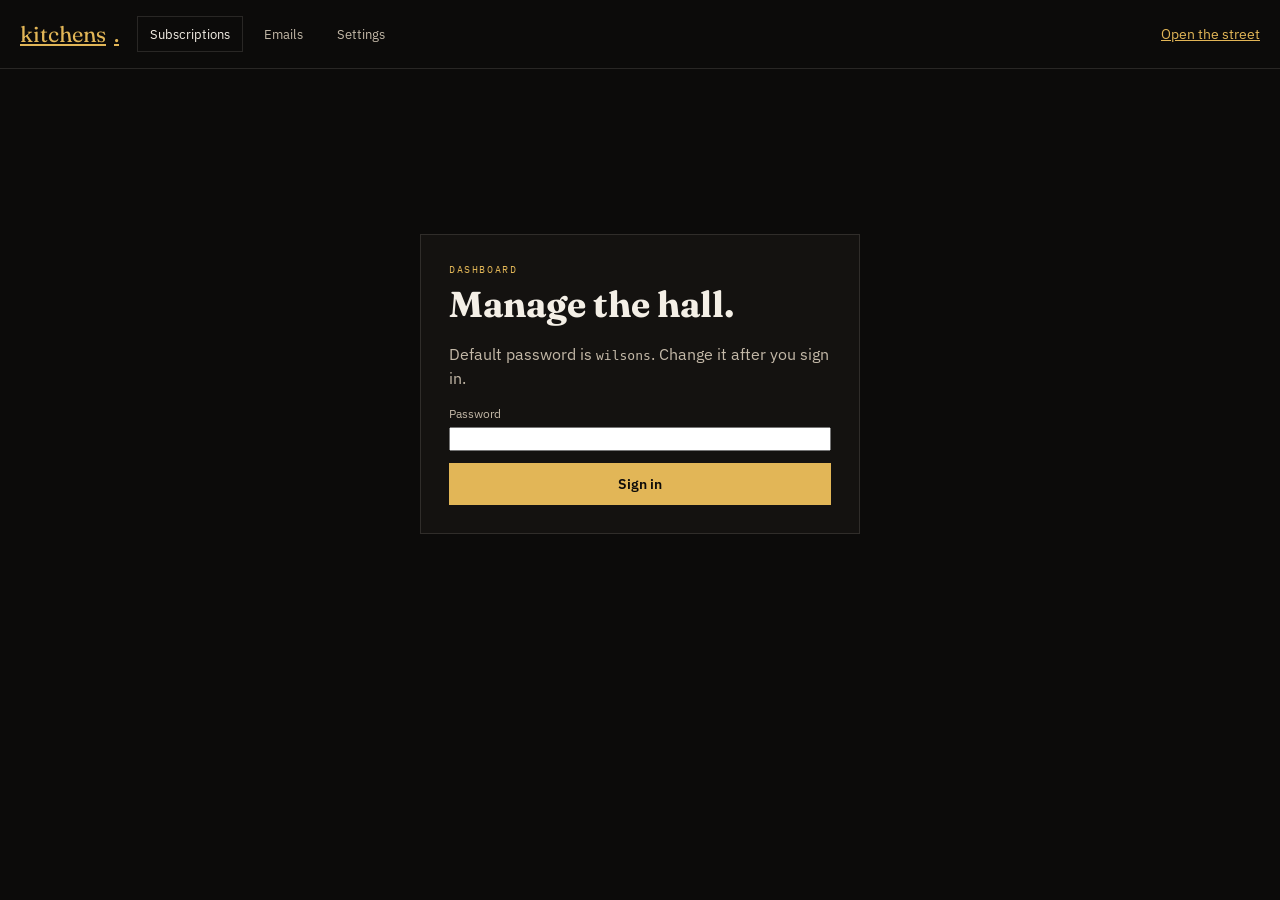
<file: dashboard.html>
<!DOCTYPE html>
<html lang="en">
<head>
  <meta charset="UTF-8" />
  <meta name="viewport" content="width=device-width, initial-scale=1, viewport-fit=cover" />
  <title>Kitchens dashboard</title>
  <link rel="icon" href="favicon.svg" />
  <link rel="preconnect" href="https://fonts.googleapis.com" />
  <link rel="preconnect" href="https://fonts.gstatic.com" crossorigin />
  <link href="https://fonts.googleapis.com/css2?family=Fraunces:opsz,wght@9..144,650&family=IBM+Plex+Sans:wght@400;500;600&family=IBM+Plex+Mono:wght@400;500&display=swap" rel="stylesheet" />
  <link rel="stylesheet" href="styles.css" />
  <link rel="stylesheet" href="dashboard.css" />
</head>
<body class="dash-body">
  <header class="dash-top">
    <a class="hud-brand" href="/">kitchens<span class="brand-period">.</span></a>
    <nav>
      <button type="button" data-tab="kitchens" class="is-on">Subscriptions</button>
      <button type="button" data-tab="emails">Emails</button>
      <button type="button" data-tab="settings">Settings</button>
    </nav>
    <a href="/">Open the street</a>
  </header>

  <section class="dash-login" id="login">
    <div class="sheet-card">
      <p class="hud-kicker">Dashboard</p>
      <h1>Manage the hall.</h1>
      <p class="lede">Default password is <code>wilsons</code>. Change it after you sign in.</p>
      <form id="loginForm">
        <label>
          Password
          <input type="password" id="password" required autocomplete="current-password" />
        </label>
        <button class="btn btn-gold" type="submit">Sign in</button>
        <p class="email-status" id="loginErr" hidden></p>
      </form>
    </div>
  </section>

  <main class="dash-main" id="app" hidden>
    <section class="dash-panel is-on" data-panel="kitchens">
      <header>
        <h1>Subscriptions</h1>
        <p>Wilsons stays #1. Renew, pause, change plan, or cancel a lease. The street updates on refresh.</p>
        <p class="mrr" id="mrr"></p>
      </header>
      <div class="dash-table-wrap">
        <table>
          <thead>
            <tr>
              <th>#</th>
              <th>Shop</th>
              <th>Owner</th>
              <th>Plan</th>
              <th>Status</th>
              <th>Renews</th>
              <th></th>
            </tr>
          </thead>
          <tbody id="kitchenRows"></tbody>
        </table>
      </div>
    </section>

    <section class="dash-panel" data-panel="emails">
      <header>
        <h1>Email list</h1>
        <p>People who signed up on the walk-in screen.</p>
        <button type="button" class="btn btn-gold" id="btnExport" style="width:auto">Export CSV</button>
      </header>
      <ul class="dash-emails" id="emailList"></ul>
    </section>

    <section class="dash-panel" data-panel="settings">
      <header>
        <h1>Settings</h1>
      </header>
      <form id="pwForm" class="claim-form" style="max-width:420px">
        <label>
          New dashboard password
          <input type="password" id="newPassword" required minlength="4" />
        </label>
        <button class="btn btn-gold" type="submit">Save password</button>
        <p class="email-status" id="pwStatus" hidden></p>
      </form>
    </section>
  </main>

  <script src="js/dashboard.js"></script>
</body>
</html>
</file>
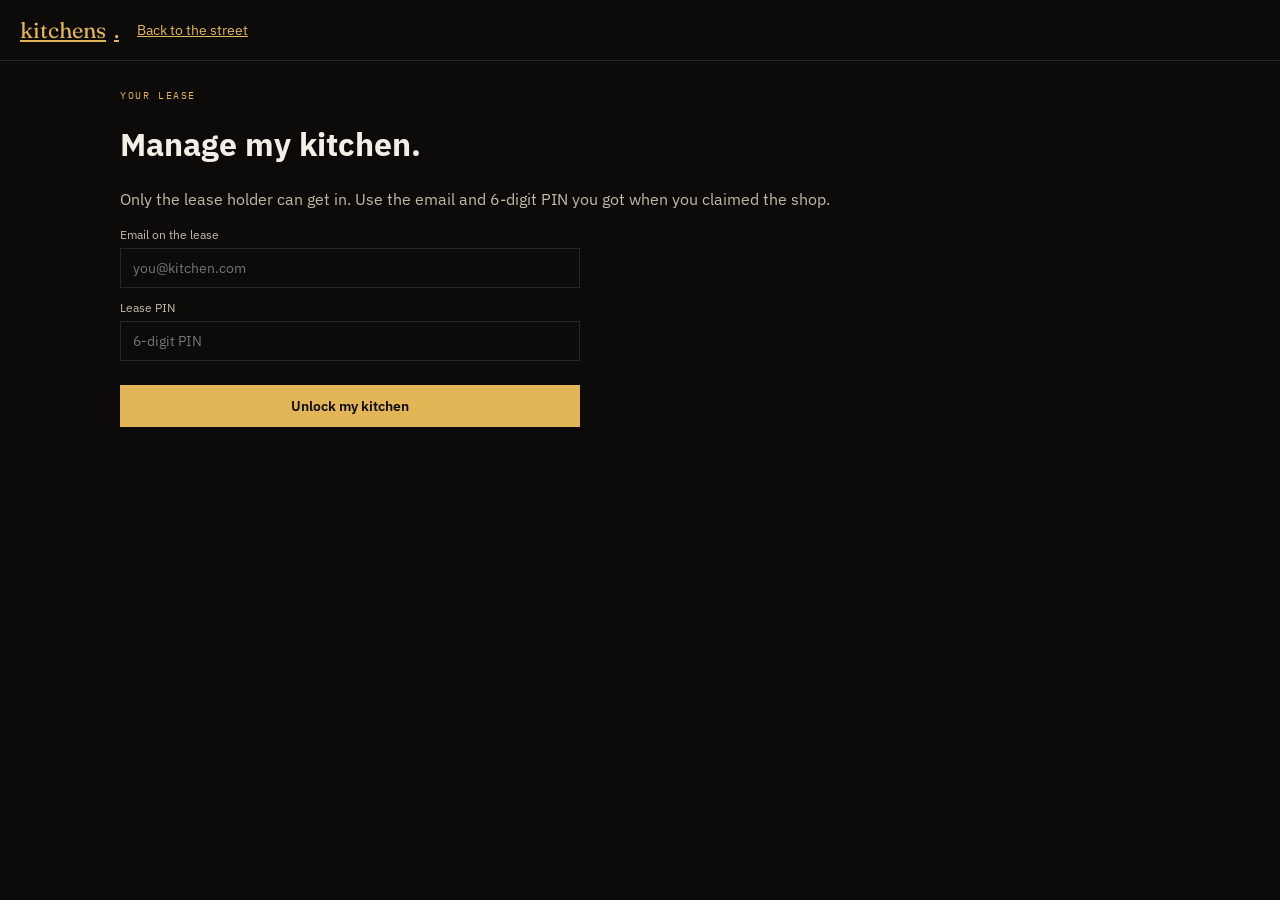
<file: my.html>
<!DOCTYPE html>
<html lang="en">
<head>
  <meta charset="UTF-8" />
  <meta name="viewport" content="width=device-width, initial-scale=1, viewport-fit=cover" />
  <title>My kitchen — Kitchens</title>
  <link rel="icon" href="favicon.svg" />
  <link rel="preconnect" href="https://fonts.googleapis.com" />
  <link rel="preconnect" href="https://fonts.gstatic.com" crossorigin />
  <link href="https://fonts.googleapis.com/css2?family=Fraunces:opsz,wght@9..144,650&family=IBM+Plex+Sans:wght@400;500;600&family=IBM+Plex+Mono:wght@400;500&display=swap" rel="stylesheet" />
  <link rel="stylesheet" href="styles.css" />
  <link rel="stylesheet" href="dashboard.css" />
</head>
<body class="dash-body">
  <header class="dash-top">
    <a class="hud-brand" href="/">kitchens<span class="brand-period">.</span></a>
    <a href="/">Back to the street</a>
  </header>

  <main class="dash-main">
    <header>
      <p class="hud-kicker">Your lease</p>
      <h1>Manage my kitchen.</h1>
      <p class="lede">Only the lease holder can get in. Use the email and 6-digit PIN you got when you claimed the shop.</p>
    </header>

    <form id="lookupForm" class="claim-form" style="max-width:460px">
      <label>
        Email on the lease
        <input type="email" id="lookupEmail" required autocomplete="email" placeholder="you@kitchen.com" />
      </label>
      <label>
        Lease PIN
        <input id="lookupPin" inputmode="numeric" pattern="[0-9]*" maxlength="6" required placeholder="6-digit PIN" autocomplete="one-time-code" />
      </label>
      <button class="btn btn-gold" type="submit">Unlock my kitchen</button>
      <p class="email-status" id="lookupErr" hidden></p>
    </form>

    <div id="leases" class="lease-list"></div>
  </main>

  <script src="js/my.js"></script>
</body>
</html>
</file>
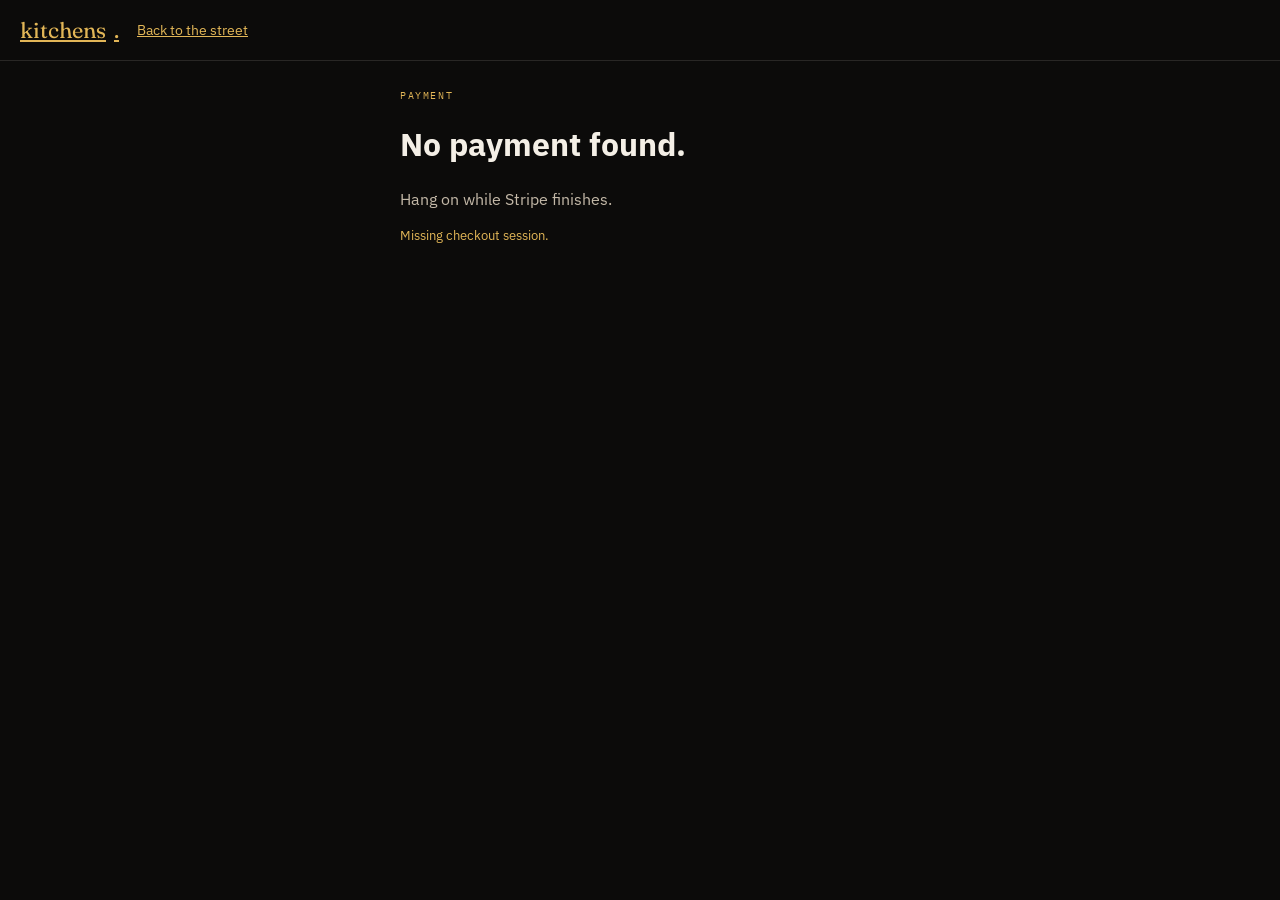
<file: paid.html>
<!DOCTYPE html>
<html lang="en">
<head>
  <meta charset="UTF-8" />
  <meta name="viewport" content="width=device-width, initial-scale=1, viewport-fit=cover" />
  <title>You’re on the street — Kitchens</title>
  <link rel="icon" href="favicon.svg" />
  <link rel="preconnect" href="https://fonts.googleapis.com" />
  <link rel="preconnect" href="https://fonts.gstatic.com" crossorigin />
  <link href="https://fonts.googleapis.com/css2?family=Fraunces:opsz,wght@9..144,650&family=IBM+Plex+Sans:wght@400;500;600&family=IBM+Plex+Mono:wght@400;500&display=swap" rel="stylesheet" />
  <link rel="stylesheet" href="styles.css" />
  <link rel="stylesheet" href="dashboard.css" />
</head>
<body class="dash-body">
  <header class="dash-top">
    <a class="hud-brand" href="/">kitchens<span class="brand-period">.</span></a>
    <a href="/">Back to the street</a>
  </header>
  <main class="dash-main" style="max-width:520px">
    <p class="hud-kicker">Payment</p>
    <h1 id="title">Confirming your lease…</h1>
    <p class="lede" id="sub">Hang on while Stripe finishes.</p>
    <div class="pin-box" id="pinBox" hidden>
      <p class="hud-kicker">Your lease PIN</p>
      <strong id="pin"></strong>
      <p>Save this PIN. You’ll need it with your email to manage the shop. Nobody else can change the listing without it.</p>
      <a class="btn btn-gold" id="manage" href="/my.html">Manage my kitchen</a>
    </div>
    <p class="email-status" id="err" hidden></p>
  </main>
  <script>
    const params = new URLSearchParams(location.search);
    const sid = params.get("session_id");
    const title = document.getElementById("title");
    const sub = document.getElementById("sub");
    const err = document.getElementById("err");
    const pinBox = document.getElementById("pinBox");
    const pinEl = document.getElementById("pin");
    const manage = document.getElementById("manage");

    async function pull() {
      const r = await fetch("/api/checkout/session?session_id=" + encodeURIComponent(sid));
      const data = await r.json();
      if (!r.ok) throw new Error(data.error || "Payment not finished.");
      return data.lease;
    }

    (async () => {
      if (!sid) {
        err.hidden = false;
        err.textContent = "Missing checkout session.";
        title.textContent = "No payment found.";
        return;
      }
      for (let i = 0; i < 8; i++) {
        try {
          const lease = await pull();
          title.textContent = (lease.name || "Your kitchen") + " is on the street.";
          sub.textContent = "Write this PIN down. It’s how you prove you own the lease.";
          pinEl.textContent = lease.pin;
          pinBox.hidden = false;
          manage.href = "/my.html?token=" + encodeURIComponent(lease.manageToken || "");
          try {
            const key = "kitchens.leaseAuth";
            const rows = JSON.parse(localStorage.getItem(key) || "[]");
            localStorage.setItem(key, JSON.stringify(rows.filter((x) => x.id !== lease.id).concat([{
              id: lease.id, email: lease.email, pin: lease.pin, token: lease.manageToken
            }])));
          } catch {}
          return;
        } catch (e) {
          if (i === 7) {
            err.hidden = false;
            err.textContent = e.message;
            title.textContent = "Still confirming…";
            sub.textContent = "If you were charged, wait a minute and open Manage my kitchen with the email you paid with. The PIN will be on your receipt email from Stripe, or ask the hall admin.";
          } else {
            await new Promise((r) => setTimeout(r, 800));
          }
        }
      }
    })();
  </script>
</body>
</html>
</file>
<file: styles.css>
:root {
  --bg: #0c0b0a;
  --cream: #f4efe6;
  --muted: #c4b9a8;
  --gold: #e2b657;
  --red: #c41e3a;
  --panel: rgba(12, 11, 10, 0.78);
  --line: rgba(244, 239, 230, 0.12);
  --serif: "Fraunces", Georgia, serif;
  --sans: "IBM Plex Sans", system-ui, sans-serif;
  --mono: "IBM Plex Mono", ui-monospace, monospace;
}

* { box-sizing: border-box; }
[hidden] { display: none !important; }
html, body { margin: 0; height: 100%; height: 100dvh; background: var(--bg); color: var(--cream); font-family: var(--sans); overflow: hidden; overscroll-behavior: none; -webkit-user-select: none; user-select: none; }
body { position: fixed; inset: 0; width: 100%; }
input, textarea { -webkit-user-select: text; user-select: text; }
button, input { font-family: inherit; }
button { cursor: pointer; touch-action: manipulation; }
a, label, .hud-tap, .parcel-inspection, .menu-row, .plot { touch-action: manipulation; }
canvas { display: block; width: 100%; height: 100%; touch-action: none; }
html.is-touch canvas { pointer-events: none !important; }
.look-surface {
  position: absolute;
  inset: 0;
  z-index: 1;
  touch-action: none;
}
html.is-touch button,
html.is-touch a.btn,
html.is-touch .hud-tap,
html.is-touch .menu-row {
  cursor: pointer;
  -webkit-appearance: none;
  appearance: none;
}
.touch-only { display: none; }
.hud-menu-btn { display: none; }
kbd {
  font-family: var(--mono);
  font-size: 11px;
  border: 1px solid var(--line);
  padding: 1px 5px;
  border-radius: 4px;
  background: rgba(255,255,255,0.06);
}

.kitchens-app, .play-area, .world-canvas { height: 100%; width: 100%; position: relative; }
.world-canvas { background: #070605; z-index: 0; }
.hud-layer {
  position: absolute;
  inset: 0;
  z-index: 30;
  pointer-events: none;
  transform: translateZ(0);
  -webkit-transform: translateZ(0);
}
.hud-layer button,
.hud-layer a,
.hud-layer input,
.hud-layer .hud-tap,
.hud-layer .hud-radio,
.hud-layer .hud-controls {
  pointer-events: auto;
}

.phone-hud { display: none; }
html.is-touch #phoneHud:not([hidden]) { display: contents; }
.phone-menu,
.phone-stick,
.phone-jump,
.phone-order {
  position: absolute;
  z-index: 80;
  pointer-events: auto;
  -webkit-user-select: none;
  user-select: none;
}
.phone-menu {
  top: max(12px, env(safe-area-inset-top));
  right: max(12px, env(safe-area-inset-right));
  background: var(--panel);
  color: var(--cream);
  border: 1px solid var(--line);
  padding: 10px 16px;
  border-radius: 999px;
  font-size: 14px;
  font-weight: 600;
  min-height: 44px;
  display: flex;
  align-items: center;
}
.phone-stick {
  left: max(12px, env(safe-area-inset-left));
  bottom: max(12px, env(safe-area-inset-bottom));
  width: 112px;
  height: 112px;
  border-radius: 50%;
  border: 1px solid var(--line);
  background: rgba(12,11,10,0.45);
  touch-action: none;
}
.phone-stick i {
  position: absolute;
  width: 48px;
  height: 48px;
  border-radius: 50%;
  background: rgba(244,239,230,0.8);
  left: 32px;
  top: 32px;
}
.phone-jump {
  right: max(12px, env(safe-area-inset-right));
  bottom: max(76px, calc(env(safe-area-inset-bottom) + 64px));
  width: 52px;
  height: 52px;
  border-radius: 50%;
  background: var(--panel);
  color: var(--cream);
  border: 1px solid var(--line);
  display: flex;
  align-items: center;
  justify-content: center;
  font-size: 11px;
  font-weight: 600;
}
.phone-order {
  right: max(12px, env(safe-area-inset-right));
  bottom: max(12px, env(safe-area-inset-bottom));
  min-width: 132px;
  height: 56px;
  padding: 0 16px;
  border-radius: 16px;
  background: var(--gold);
  color: #0c0b0a;
  display: flex;
  align-items: center;
  justify-content: center;
  font-size: 15px;
  font-weight: 700;
}
.ambient-glow {
  pointer-events: none;
  position: absolute; inset: 0;
  background: radial-gradient(ellipse at 50% 110%, rgba(196,30,58,0.18), transparent 55%);
}

/* Cinema */
.cinema-curtain {
  position: absolute; inset: 0;
  display: grid; place-content: center;
  text-align: center; gap: 8px;
  background: #070605;
  z-index: 20;
  transition: opacity 0.8s ease;
}
.cinema-curtain strong { font-family: var(--serif); font-size: 28px; font-weight: 650; }
.cinema-curtain span { color: var(--muted); font-size: 14px; }
.cinema-curtain.is-out { opacity: 0; pointer-events: none; }

/* Inspect */
.parcel-inspection {
  position: absolute;
  left: 50%;
  bottom: 96px;
  transform: translateX(-50%) translateZ(0);
  -webkit-transform: translateX(-50%) translateZ(0);
  cursor: pointer;
  background: var(--panel);
  backdrop-filter: blur(12px);
  border: 1px solid var(--line);
  padding: 12px 16px 14px;
  min-width: 220px;
  text-align: center;
  z-index: 40;
  color: inherit;
  font: inherit;
  display: none;
}
.parcel-inspection.is-on {
  display: block !important;
}
.parcel-inspection span[data-address] {
  display: block;
  font-family: var(--mono);
  font-size: 10px;
  letter-spacing: 0.14em;
  text-transform: uppercase;
  color: var(--gold);
  margin-bottom: 4px;
}
.parcel-inspection strong { display: block; font-family: var(--serif); font-size: 20px; }
.parcel-inspection small { display: block; color: var(--muted); margin: 4px 0 8px; }
.parcel-inspection-hint { font-size: 11px; color: var(--muted); }

.interact-prompt {
  position: absolute; left: 50%; bottom: 40px;
  transform: translateX(-50%);
  display: flex; align-items: center; gap: 10px;
  background: var(--panel);
  border: 1px solid var(--line);
  padding: 8px 14px;
  z-index: 8;
  font-size: 13px;
}
.crosshair {
  position: absolute; left: 50%; top: 50%;
  width: 6px; height: 6px; margin: -3px;
  border: 1px solid rgba(244,239,230,0.7);
  border-radius: 50%;
  z-index: 6; pointer-events: none;
}

.camera-mode-button {
  position: absolute; top: 18px; right: 18px;
  display: flex; align-items: center; gap: 8px;
  background: var(--panel);
  color: var(--cream);
  border: 1px solid var(--line);
  padding: 8px 12px;
  border-radius: 999px;
  z-index: 9;
  font-size: 12px;
}
.camera-mode-button[aria-pressed="true"] { border-color: var(--gold); color: var(--gold); }

/* Brand + online */
.hud-brand {
  position: absolute; left: 18px; bottom: 18px;
  display: flex; align-items: center; gap: 8px;
  background: transparent; color: var(--cream); border: 0;
  font-family: var(--serif); font-size: 22px; z-index: 9;
}
.brand-period { color: var(--gold); }
.hud-online {
  position: absolute; left: 18px; bottom: 52px;
  display: flex; align-items: center; gap: 8px;
  background: transparent; border: 0; color: var(--muted);
  font-size: 12px; z-index: 9;
}
.hud-online i {
  width: 7px; height: 7px; border-radius: 50%;
  background: #666; display: inline-block;
}
.hud-online[data-state="live"] i { background: #7dcf7a; box-shadow: 0 0 8px #7dcf7a; }
.hud-clock {
  position: absolute;
  left: 18px;
  bottom: 78px;
  margin: 0;
  z-index: 9;
  font-size: 12px;
  color: var(--muted);
  pointer-events: none;
}

.hud-left-stack {
  position: absolute; left: 18px; top: 18px;
  display: flex; flex-direction: column; gap: 10px;
  width: 230px; z-index: 9;
}
.hud-right-stack {
  position: absolute; right: 18px; bottom: 18px;
  display: flex; flex-direction: column; align-items: flex-end; gap: 10px;
  z-index: 9;
}
.hud-radio, .hud-kotm, .hud-claim, .hud-controls, .hud-icon {
  background: var(--panel);
  border: 1px solid var(--line);
  backdrop-filter: blur(12px);
}
.hud-radio { padding: 10px 12px; }
.hud-radio-disclosure {
  display: flex; align-items: center; gap: 8px;
  background: none; border: 0; color: inherit; font-size: 13px; width: 100%;
}
.hud-radio[data-collapsed="true"] .hud-radio-body { display: none; }
.hud-radio-body { margin-top: 8px; }
.track-name { margin: 0 0 6px; font-size: 11px; color: var(--muted); }
.hud-radio input[type="range"] { width: 100%; accent-color: var(--gold); }

.hud-kicker {
  font-family: var(--mono); font-size: 10px; letter-spacing: 0.16em;
  text-transform: uppercase; color: var(--gold); margin: 0 0 6px;
}
.hud-kotm, .hud-claim, .hud-controls { padding: 12px 14px; text-align: left; color: inherit; }
.hud-kotm strong, .hud-claim strong { display: block; font-family: var(--serif); font-size: 18px; }
.hud-kotm span, .hud-claim span { color: var(--muted); font-size: 12px; }
.hud-claim { width: 100%; }
.hud-board-link {
  background: none; border: 0; color: var(--muted); text-align: left;
  font-size: 12px; text-decoration: underline; text-underline-offset: 3px;
}
.hud-icon {
  color: var(--cream); padding: 8px 12px; font-size: 12px;
}
.hud-controls { font-size: 12px; color: var(--muted); }
.hud-controls ul { list-style: none; margin: 8px 0 0; padding: 0; }
.hud-controls li { margin: 3px 0; }
.hud-controls span { color: var(--cream); font-family: var(--mono); margin-right: 6px; }

/* Boot / enter */
.boot, .enter-gate {
  position: fixed; inset: 0; z-index: 40;
  display: grid; place-items: center;
  background: #070605;
}
.boot-inner { text-align: center; width: min(420px, 90vw); }
.boot-brand { font-family: var(--serif); font-size: 20px; }
.boot-brand span { color: var(--gold); }
.boot h1 { font-family: var(--serif); font-weight: 650; font-size: 34px; margin: 8px 0 6px; }
.boot p { color: var(--muted); }
.boot-bar { height: 2px; background: #222; margin-top: 24px; overflow: hidden; }
.boot-bar i { display: block; height: 100%; width: 8%; background: var(--gold); transition: width 0.3s; }
.enter-gate { background: rgba(7,6,5,0.55); padding: 16px; }
.enter-card {
  width: min(420px, 100%);
  display: grid;
  gap: 16px;
  text-align: center;
}
.enter-pitch {
  margin: 0;
  color: var(--muted);
  font-size: 15px;
  line-height: 1.45;
}
.email-sign {
  background: var(--panel);
  border: 1px solid var(--line);
  padding: 22px 20px 18px;
  text-align: left;
}
.email-sign strong { display: block; font-family: var(--serif); font-size: 26px; margin: 4px 0 8px; }
.email-sign > span { display: block; color: var(--muted); font-size: 14px; line-height: 1.45; }
.email-form { display: grid; gap: 8px; margin-top: 14px; }
.email-form input {
  background: #0c0b0a; color: var(--cream); border: 1px solid var(--line);
  padding: 12px 14px; font-size: 16px; width: 100%;
}
.email-status { color: var(--gold); font-size: 13px; margin: 10px 0 0; }
.enter-gate #btnEnter,
.enter-gate #btnBrowse {
  background: var(--panel); color: var(--cream);
  border: 1px solid var(--line); padding: 18px 24px;
  text-align: center; width: 100%;
}
.enter-gate #btnBrowse {
  background: var(--gold);
  color: #0c0b0a;
  border: 0;
}
.enter-gate #btnBrowse strong,
.enter-gate #btnEnter strong { display: block; font-family: var(--serif); font-size: 26px; }
.enter-gate #btnBrowse span,
.enter-gate #btnEnter span { color: inherit; opacity: 0.75; font-size: 13px; display: block; margin-top: 4px; }
.enter-walk { opacity: 0.95; }

.guide-list { display: grid; gap: 10px; margin: 16px 0; }
.shop-card {
  display: grid;
  grid-template-columns: 88px 1fr;
  gap: 12px;
  text-align: left;
  background: #0c0b0a;
  color: var(--cream);
  border: 1px solid var(--line);
  padding: 0;
  overflow: hidden;
  min-height: 88px;
  width: 100%;
}
.shop-card-media {
  min-height: 88px;
  display: grid;
  place-items: center;
  overflow: hidden;
}
.shop-card-media img { width: 100%; height: 100%; object-fit: cover; }
.shop-card-media span { font-family: var(--mono); font-size: 11px; letter-spacing: 0.08em; color: var(--gold); }
.shop-card-body { padding: 12px 12px 12px 0; display: grid; align-content: center; gap: 2px; }
.shop-card-body strong { font-family: var(--serif); font-size: 18px; }
.shop-card-body span { color: var(--muted); font-size: 13px; }
.shop-card-body em { color: var(--gold); font-style: normal; font-size: 13px; font-weight: 600; margin-top: 4px; }
.shop-card.is-flagship { border-color: var(--gold); }
.shop-card.is-vacant .shop-card-media span { color: var(--cream); opacity: 0.7; }
.guide-foot { display: grid; gap: 8px; margin-top: 8px; }
.guide-foot .btn { margin-top: 0; }

body.has-sheet .world-canvas,
body.has-sheet .hud-layer,
body.has-sheet .look-surface,
body.has-sheet .phone-menu,
body.has-sheet .phone-stick,
body.has-sheet .phone-jump,
body.has-sheet .phone-order,
body.has-sheet .parcel-inspection {
  visibility: hidden;
  pointer-events: none;
}

/* Sheets */
.sheet {
  position: fixed; inset: 0; z-index: 1000;
  background: rgba(0,0,0,0.72);
  display: none;
  place-items: center;
  padding: 24px;
  transform: translateZ(0);
  -webkit-transform: translateZ(0);
}
.sheet.is-open {
  display: grid !important;
}
.sheet-card {
  background: #141210;
  border: 1px solid var(--line);
  width: min(520px, 100%);
  max-height: min(86vh, 820px);
  overflow: auto;
  padding: 28px;
  position: relative;
}
.sheet-wide .sheet-card { width: min(760px, 100%); }
.sheet-card header { margin-bottom: 12px; }
.sheet-card h2 { font-family: var(--serif); font-weight: 650; font-size: 30px; margin: 0 8px 8px 0; line-height: 1.15; }
.sheet-close {
  position: absolute; top: 14px; right: 14px;
  background: none; border: 0; color: var(--muted); font-size: 24px;
}
.lede { color: var(--muted); line-height: 1.5; }
.about-list { padding-left: 18px; color: var(--muted); }
.about-list li { margin: 8px 0; }

.btn {
  display: inline-flex; align-items: center; justify-content: center;
  border: 0; padding: 12px 16px; font-weight: 600; font-size: 14px;
  text-decoration: none; color: #0c0b0a;
}
.btn-gold { background: var(--gold); width: 100%; margin-top: 12px; }
.btn-red { background: var(--red); color: #fff; }
.btn-ghost { background: transparent; color: var(--cream); border: 1px solid var(--line); }

.board { list-style: none; margin: 0; padding: 0; }
.board li {
  display: grid; grid-template-columns: 28px 1fr auto; gap: 10px;
  align-items: center; padding: 12px 0; border-bottom: 1px solid var(--line);
}
.board .rank { font-family: var(--mono); color: var(--gold); }
.board strong { display: block; }
.board em { font-style: normal; color: var(--muted); font-size: 12px; }
.board .stat { font-family: var(--mono); font-size: 12px; }

.kitchen-hero {
  background: linear-gradient(180deg, #3a1018, #141210 80%);
  margin: -28px -28px 20px;
  padding: 28px 28px 22px;
  border-bottom: 1px solid var(--line);
}
.kitchen-hero.vacant { background: linear-gradient(180deg, #2a2418, #141210 80%); }
.menu-grid { display: grid; gap: 12px; }
.menu-item {
  display: grid; grid-template-columns: 88px 1fr auto; gap: 12px;
  align-items: center; border: 1px solid var(--line); padding: 10px;
}
.menu-item .btn { min-height: 44px; padding: 10px 12px; }
.menu-item img { width: 88px; height: 88px; object-fit: cover; background: #222; }
.menu-item h3 { margin: 0 0 4px; font-size: 15px; }
.menu-item p { margin: 0; color: var(--muted); font-size: 12px; }
.price { font-family: var(--mono); font-size: 13px; color: var(--gold); }
.ship-note { color: var(--muted); font-size: 13px; margin-top: 16px; }

.claim-form { display: grid; gap: 12px; }
.field-row, .look-row { display: grid; grid-template-columns: 1fr 1fr; gap: 12px; }
.look-row input[type="color"] {
  width: 100%;
  height: 44px;
  padding: 0;
  border: 1px solid var(--line);
  background: #0c0b0a;
  cursor: pointer;
}
.swatches { display: flex; flex-wrap: wrap; gap: 8px; }
.swatch {
  width: 32px; height: 32px; border-radius: 50%;
  border: 2px solid rgba(255,255,255,0.25);
  padding: 0;
}
.swatch:hover, .swatch:focus { border-color: var(--gold); }
.logo-field input[type="file"] { font-size: 14px; }
.logo-preview {
  min-height: 88px;
  border: 1px dashed var(--line);
  display: grid; place-items: center;
  background: #0c0b0a;
  padding: 8px;
}
.logo-preview img { width: 88px; height: 88px; object-fit: cover; }
.shop-logo { width: 96px; height: 96px; object-fit: contain; background: #0c0b0a; margin-bottom: 12px; }
.pin-box {
  margin-top: 16px;
  padding: 16px;
  border: 1px solid var(--gold);
  background: #0c0b0a;
}
.pin-box strong {
  display: block;
  font-family: var(--mono);
  font-size: 32px;
  letter-spacing: 0.2em;
  margin: 6px 0 10px;
}
.pin-box p { color: var(--muted); font-size: 13px; }
label { display: grid; gap: 6px; font-size: 12px; color: var(--muted); }
input[type="text"], input[type="email"], input[type="url"], input:not([type]) {
  background: #0c0b0a; color: var(--cream); border: 1px solid var(--line);
  padding: 10px 12px; font-size: 14px;
}
.plot-grid { display: grid; grid-template-columns: repeat(auto-fill, minmax(120px, 1fr)); gap: 8px; }
.plot {
  border: 1px solid var(--line); background: #0c0b0a; color: var(--cream);
  padding: 10px; text-align: left; font-size: 12px;
}
.plot small { display: block; color: var(--muted); }
.plot.is-taken { opacity: 0.35; }
.plot.is-on { border-color: var(--gold); }
.plans { display: grid; gap: 8px; }
.plan { display: grid; grid-template-columns: 18px 1fr; gap: 10px; align-items: start; border: 1px solid var(--line); padding: 10px; }
.plan em { color: var(--gold); font-style: normal; margin-left: 8px; }
.pay-box { border-top: 1px solid var(--line); padding-top: 14px; }
.pay-box p { color: var(--muted); font-size: 12px; }

.chat-dock {
  position: fixed; right: 18px; bottom: 86px; z-index: 25;
  width: 280px; background: var(--panel); border: 1px solid var(--line);
  backdrop-filter: blur(12px); display: flex; flex-direction: column; max-height: 360px;
}
.chat-dock header { display: flex; justify-content: space-between; padding: 10px 12px; border-bottom: 1px solid var(--line); }
.chat-dock header button { background: none; border: 0; color: var(--muted); }
.chat-log { flex: 1; overflow: auto; padding: 10px 12px; font-size: 12px; display: grid; gap: 8px; }
.chat-log p { margin: 0; }
.chat-log b { color: var(--gold); font-weight: 600; }
.chat-dock form { display: flex; border-top: 1px solid var(--line); }
.chat-dock input { flex: 1; background: transparent; border: 0; color: var(--cream); padding: 10px; }
.chat-dock form button { background: none; border: 0; color: var(--gold); padding: 10px; }

.touch-controls {
  position: absolute; inset: auto 18px 18px 18px;
  display: flex; justify-content: space-between; align-items: flex-end;
  z-index: 22; pointer-events: none;
}
.stick {
  width: 110px; height: 110px; border-radius: 50%;
  border: 1px solid var(--line); background: rgba(0,0,0,0.35);
  pointer-events: auto; position: relative;
  touch-action: none;
}
.stick i {
  position: absolute; width: 42px; height: 42px; border-radius: 50%;
  background: rgba(244,239,230,0.8); left: 34px; top: 34px;
}
.touch-btns { display: flex; gap: 8px; pointer-events: auto; }
.touch-btns button {
  width: 64px; height: 64px; border-radius: 50%;
  background: var(--panel); color: var(--cream); border: 1px solid var(--line);
}

.hud-menu-btn {
  position: absolute;
  top: max(12px, env(safe-area-inset-top));
  right: max(12px, env(safe-area-inset-right));
  z-index: 22;
  background: var(--panel);
  color: var(--cream);
  border: 1px solid var(--line);
  padding: 10px 16px;
  border-radius: 999px;
  font-size: 14px;
  font-weight: 600;
  min-height: 44px;
}
.menu-actions { display: grid; gap: 8px; }
.menu-row {
  display: grid; gap: 2px; text-align: left;
  background: #0c0b0a; color: var(--cream);
  border: 1px solid var(--line); padding: 14px;
  min-height: 56px;
  text-decoration: none;
}
.menu-row strong { font-family: var(--serif); font-size: 18px; }
.menu-row span { color: var(--muted); font-size: 13px; }
.touch-help { color: var(--muted); font-size: 13px; line-height: 1.45; }
.look-hint {
  position: absolute; left: 50%; bottom: 132px;
  transform: translateX(-50%);
  margin: 0; color: var(--muted); font-size: 12px;
  pointer-events: none; text-shadow: 0 1px 8px #000;
}
.stick-wrap { display: grid; justify-items: center; gap: 6px; pointer-events: auto; }
.touch-label { font-size: 11px; color: var(--muted); letter-spacing: 0.08em; text-transform: uppercase; }

/* Phones + tablets: the 3D hall is the product, chrome gets out of the way */
@media (max-width: 820px), (pointer: coarse) {
  .desk-only { display: none !important; }
  .touch-only { display: revert; }
  .phone-hud:not([hidden]) { display: contents; }
  .hud-menu-btn { display: none; }
  .hud-left-stack,
  .hud-right-stack,
  .hud-online,
  .hud-clock,
  .look-hint,
  .camera-mode-button,
  .crosshair { display: none !important; }

  .hud-brand {
    left: max(12px, env(safe-area-inset-left));
    bottom: auto;
    top: max(12px, env(safe-area-inset-top));
    font-size: 18px;
    z-index: 22;
    pointer-events: auto;
  }

  .parcel-inspection {
    left: 12px;
    right: 12px;
    bottom: max(132px, calc(env(safe-area-inset-bottom) + 120px));
    transform: translateZ(0);
    -webkit-transform: translateZ(0);
    min-width: 0;
    width: auto;
    padding: 12px 14px;
    border-radius: 14px;
    pointer-events: auto;
    z-index: 40;
    text-align: left;
  }
  .parcel-inspection.is-on {
    display: block !important;
  }
  .parcel-inspection strong { font-size: 20px; }
  .parcel-inspection-hint {
    display: inline-block;
    margin-top: 8px;
    padding: 8px 12px;
    border-radius: 999px;
    background: var(--gold);
    color: #0c0b0a;
    font-size: 13px;
    font-weight: 700;
  }

  .interact-prompt {
    display: none !important;
  }

  .touch-controls {
    display: flex;
    left: max(12px, env(safe-area-inset-left));
    right: max(12px, env(safe-area-inset-right));
    bottom: max(12px, env(safe-area-inset-bottom));
    z-index: 22;
  }
  .stick {
    width: 112px; height: 112px;
    background: rgba(12,11,10,0.45);
  }
  .stick i { width: 48px; height: 48px; left: 32px; top: 32px; }
  .touch-btns {
    flex-direction: column;
    align-items: flex-end;
    gap: 10px;
  }
  .touch-jump {
    width: 52px;
    height: 52px;
    font-size: 11px;
  }
  .touch-use,
  #touchUse {
    width: auto;
    min-width: 132px;
    height: 56px;
    border-radius: 16px;
    background: var(--gold);
    color: #0c0b0a;
    font-size: 15px;
    font-weight: 700;
    padding: 0 16px;
  }

  .boot h1 { font-size: 28px; padding: 0 16px; }
  .enter-gate { padding: 16px; background: rgba(7,6,5,0.72); }
  .enter-gate #btnBrowse,
  .enter-gate #btnEnter {
    width: 100%;
    padding: 18px 20px;
    min-height: 64px;
    border-radius: 16px;
  }
  .enter-gate #btnBrowse strong { font-size: 26px; color: #0c0b0a; }
  .enter-gate #btnBrowse span { color: #3a341f; }
  .shop-card { min-height: 96px; }
  .shop-card-media { min-height: 96px; }
  .email-sign { padding: 16px; }
  .email-sign strong { font-size: 20px; }

  .sheet {
    align-items: end;
    padding: 0;
  }
  .sheet-card,
  .sheet-wide .sheet-card {
    width: 100%;
    max-height: min(92dvh, 920px);
    border-radius: 18px 18px 0 0;
    padding: 22px 16px max(22px, env(safe-area-inset-bottom));
  }
  .sheet-card h2 { font-size: 26px; padding-right: 28px; }
  .sheet-close {
    width: 44px; height: 44px; top: 8px; right: 8px; font-size: 28px;
  }
  .kitchen-hero { margin: -22px -16px 16px; padding: 22px 16px 16px; }
  .menu-item {
    grid-template-columns: 72px 1fr;
    gap: 10px;
  }
  .menu-item img { width: 72px; height: 72px; }
  .menu-item > div:last-child { grid-column: 1 / -1; }
  .menu-item .btn { width: 100%; min-height: 48px; margin-top: 8px; }
  .field-row { grid-template-columns: 1fr; }
  input[type="text"], input[type="email"], input[type="url"], input:not([type]) {
    font-size: 16px;
    min-height: 48px;
  }
  .plot { min-height: 56px; }
  .plan { padding: 14px; }
  .btn { min-height: 48px; font-size: 16px; }
  .chat-dock {
    left: 0; right: 0; bottom: 0; width: auto;
    max-height: 55dvh;
    border-radius: 16px 16px 0 0;
    z-index: 45;
  }
  .hud-tap, button, a.btn, .parcel-inspection, .menu-row {
    -webkit-tap-highlight-color: rgba(226, 182, 87, 0.28);
  }
}

@media (max-width: 420px) {
  .stick { width: 100px; height: 100px; }
  .stick i { left: 28px; top: 28px; width: 44px; height: 44px; }
  .parcel-inspection { bottom: max(136px, calc(env(safe-area-inset-bottom) + 124px)); }
  .touch-use, #touchUse { min-width: 118px; height: 52px; font-size: 14px; }
}
</file>
<file: dashboard.css>
.dash-body {
  overflow: auto;
  height: auto;
  min-height: 100dvh;
  position: static;
  background: #0c0b0a;
}
.dash-top {
  display: flex;
  align-items: center;
  gap: 18px;
  padding: 16px 20px;
  border-bottom: 1px solid var(--line);
  position: sticky;
  top: 0;
  background: #0c0b0a;
  z-index: 5;
}
.dash-top .hud-brand { position: static; font-size: 22px; }
.dash-top nav { display: flex; gap: 8px; flex: 1; }
.dash-top nav button {
  background: transparent;
  color: var(--muted);
  border: 1px solid transparent;
  padding: 8px 12px;
}
.dash-top nav button.is-on { color: var(--cream); border-color: var(--line); }
.dash-top a { color: var(--gold); font-size: 14px; }
.dash-login { min-height: 70dvh; display: grid; place-items: center; padding: 24px; }
.dash-login h1 { font-family: var(--serif); font-size: 36px; margin: 0 0 8px; }
.dash-login .sheet-card { width: min(440px, 100%); }
.dash-main { padding: 28px 20px 60px; max-width: 1080px; margin: 0 auto; }
.dash-panel { display: none; }
.dash-panel.is-on { display: block; }
.dash-panel h1 { font-family: var(--serif); font-size: 32px; margin: 0 0 6px; }
.dash-panel > header { margin-bottom: 20px; }
.dash-panel > header p { color: var(--muted); margin: 0 0 12px; }
.dash-table-wrap { overflow: auto; border: 1px solid var(--line); }
table { width: 100%; border-collapse: collapse; font-size: 14px; }
th, td { text-align: left; padding: 12px 14px; border-bottom: 1px solid var(--line); vertical-align: top; }
th { font-family: var(--mono); font-size: 11px; letter-spacing: 0.12em; text-transform: uppercase; color: var(--gold); }
.dash-emails { list-style: none; margin: 0; padding: 0; }
.dash-emails li {
  display: flex; justify-content: space-between; gap: 12px; align-items: center;
  padding: 12px 0; border-bottom: 1px solid var(--line);
}
.ghost {
  background: transparent; color: var(--muted); border: 1px solid var(--line);
  padding: 6px 10px;
}
.badge {
  display: inline-block;
  font-family: var(--mono);
  font-size: 11px;
  letter-spacing: 0.08em;
  text-transform: uppercase;
  padding: 3px 8px;
  border: 1px solid var(--line);
}
.badge-active { color: #7dcf7a; border-color: #7dcf7a; }
.badge-past_due { color: #e2b657; border-color: #e2b657; }
.badge-paused { color: var(--muted); }
.badge-cancelled { color: #c41e3a; border-color: #c41e3a; }
.row-actions { display: flex; flex-wrap: wrap; gap: 6px; }
.mrr { font-family: var(--mono); color: var(--gold); }
.lease-list { display: grid; gap: 18px; margin-top: 28px; }
.lease-card {
  border: 1px solid var(--line);
  padding: 20px;
  background: #141210;
}
.lease-card h2 { font-family: var(--serif); margin: 4px 0 8px; }
.lease-card select, .lease-card input[type="file"] {
  background: #0c0b0a; color: var(--cream); border: 1px solid var(--line);
  padding: 10px 12px; font-size: 16px;
}
@media (max-width: 720px) {
  .dash-top { flex-wrap: wrap; }
  .dash-top nav { order: 3; width: 100%; overflow-x: auto; }
  .dash-top nav button { min-height: 44px; }
  .dash-main { padding: 18px 14px 48px; }
  .dash-panel h1, .dash-login h1 { font-size: 28px; }
  table, thead, tbody, th, td, tr { display: block; }
  thead { display: none; }
  tr {
    border: 1px solid var(--line);
    margin-bottom: 12px;
    padding: 8px 0;
  }
  td {
    padding: 8px 14px 8px 120px;
    position: relative;
  }
  td::before {
    content: attr(data-label);
    position: absolute;
    left: 14px;
    top: 8px;
    font-family: var(--mono);
    font-size: 10px;
    letter-spacing: 0.12em;
    text-transform: uppercase;
    color: var(--gold);
  }
  .row-actions { padding-left: 14px; }
  .field-row { grid-template-columns: 1fr; }
  .lease-card { padding: 16px; }
  .ghost, .btn { min-height: 44px; }
  #lookupPin { font-size: 22px; letter-spacing: 0.3em; text-align: center; }
}
</file>
